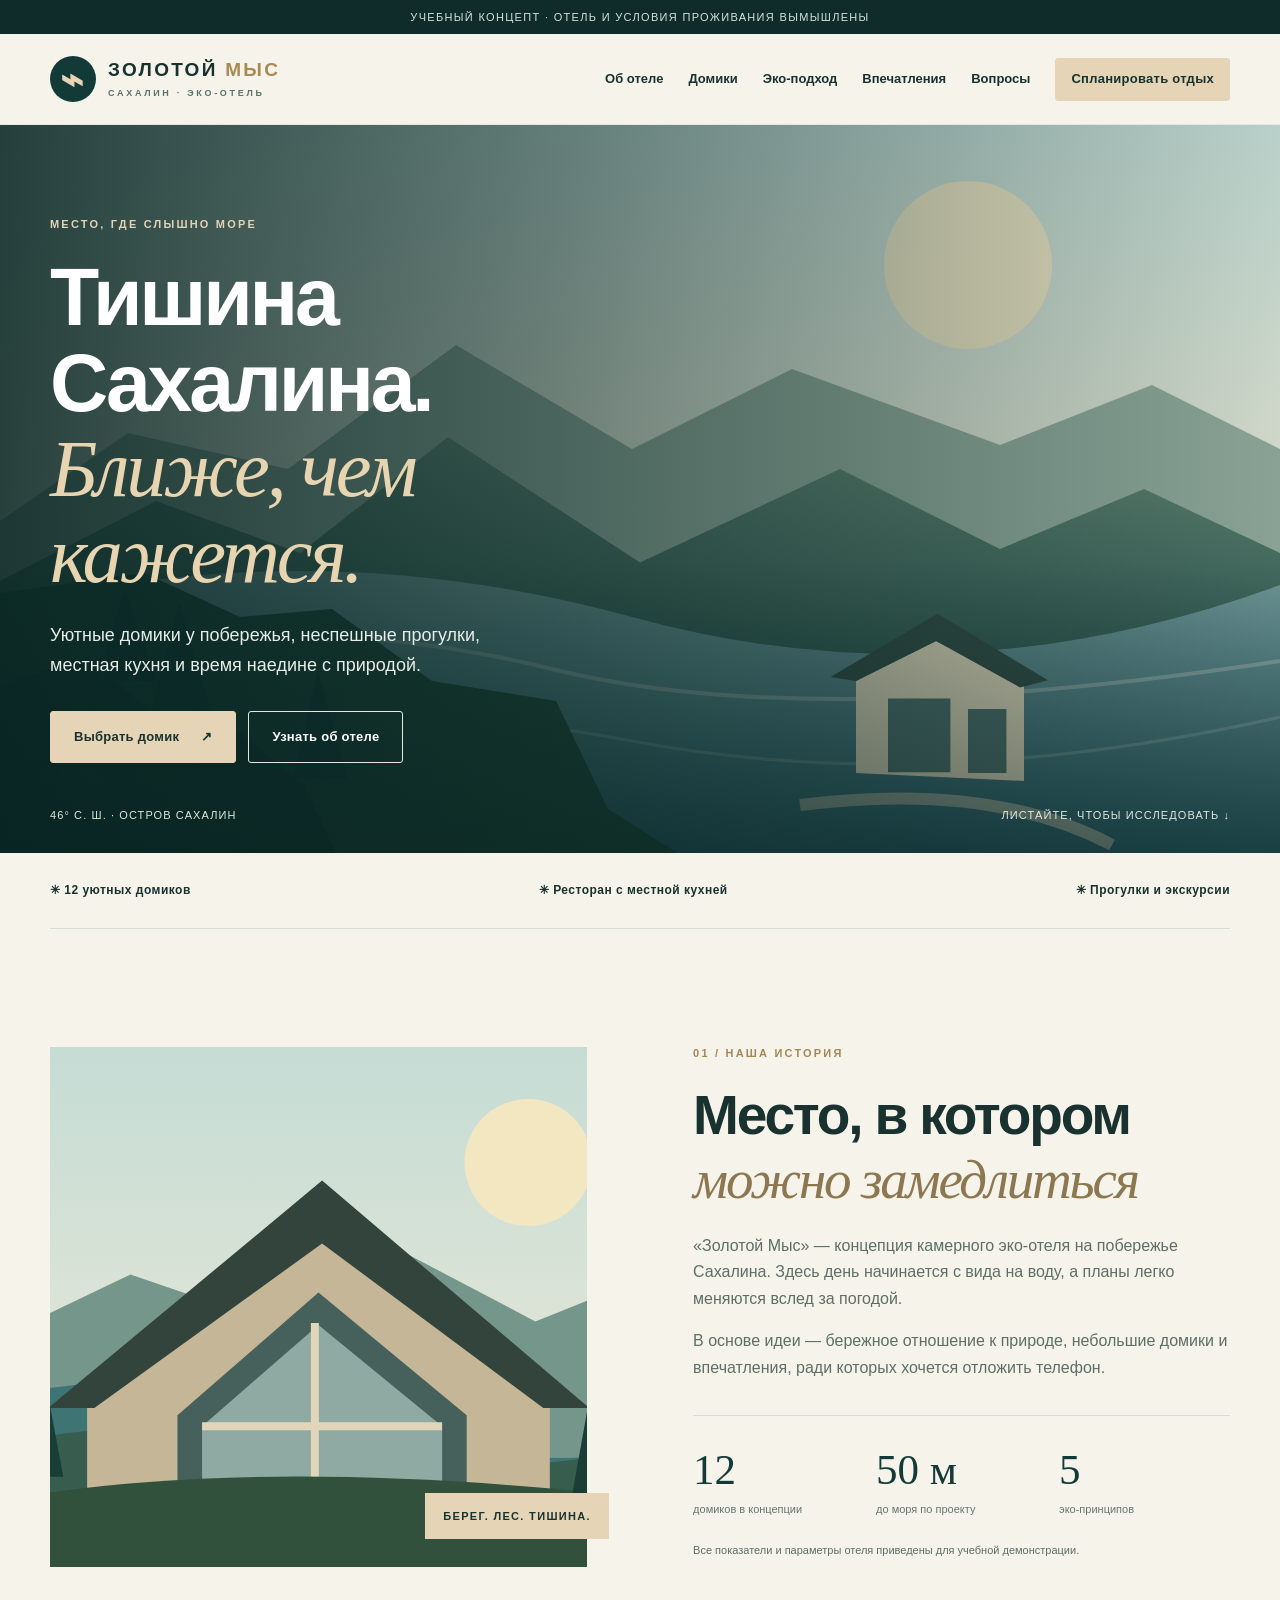
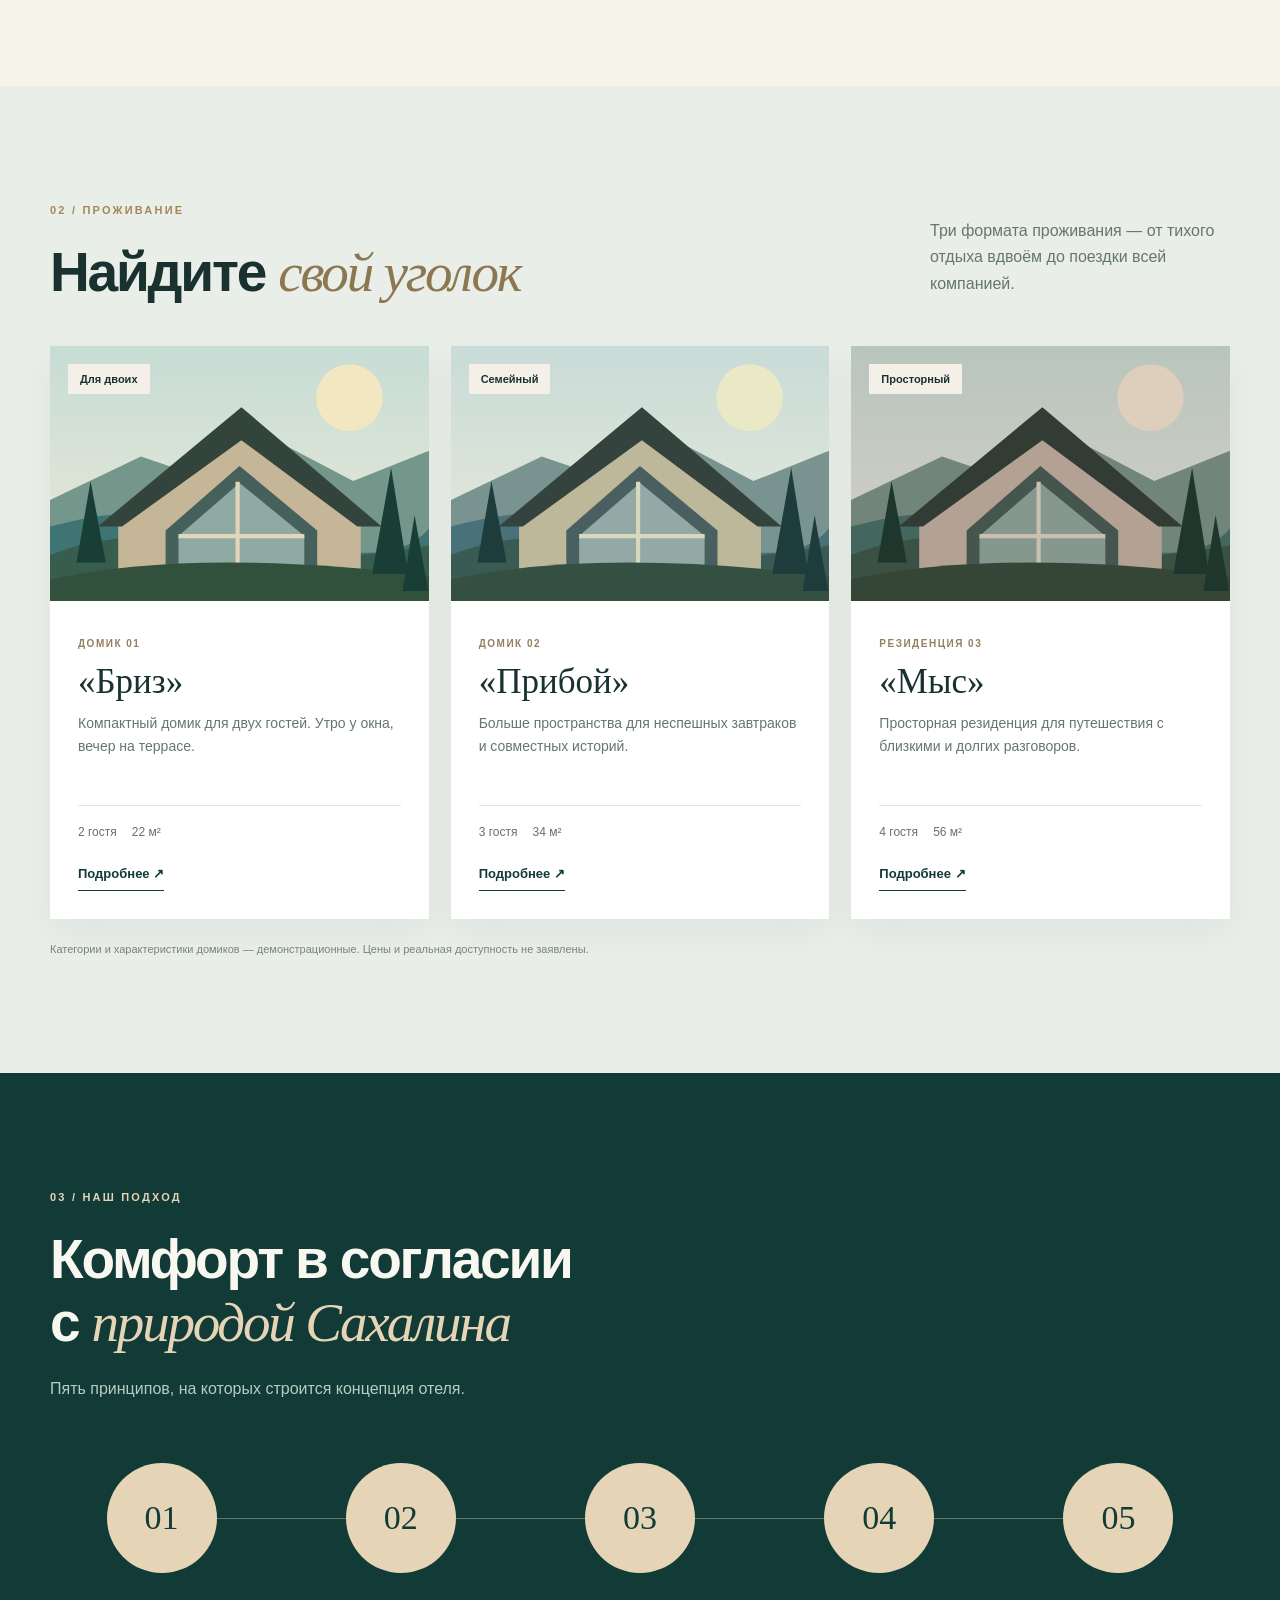
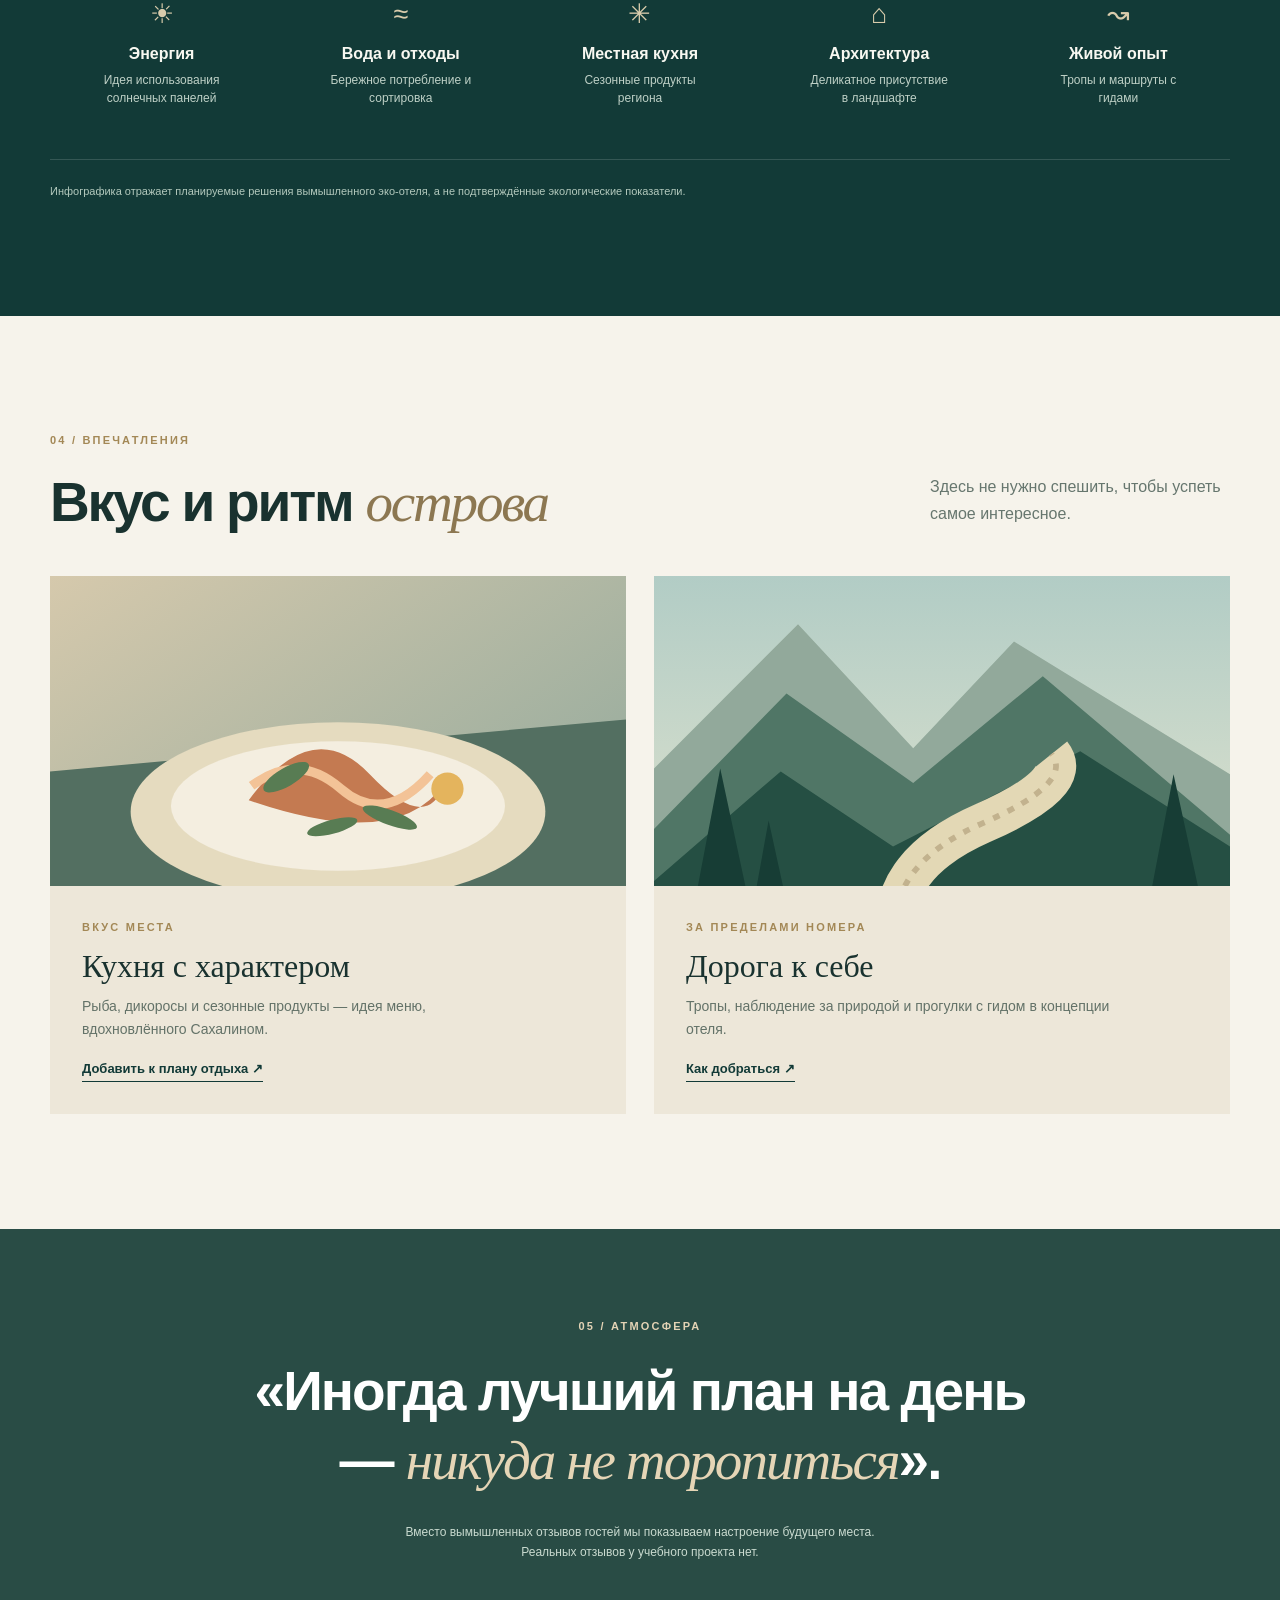
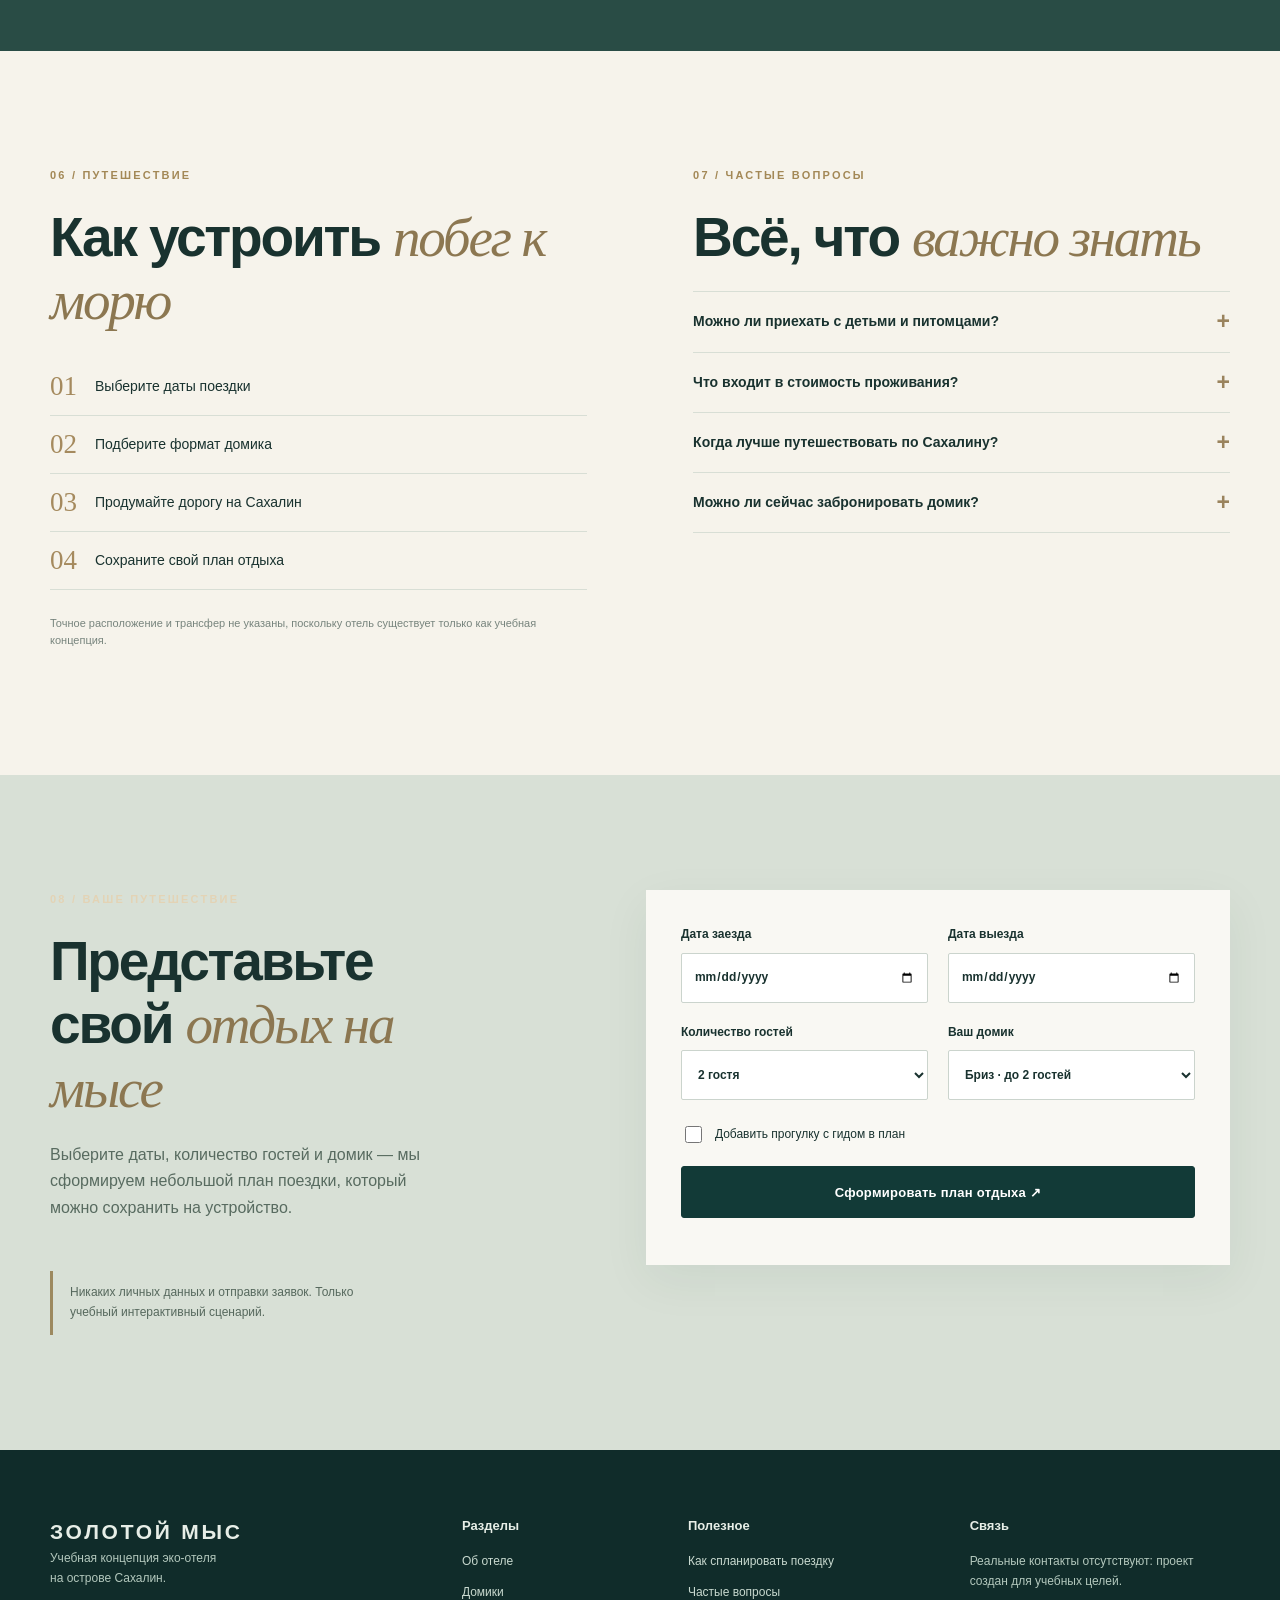
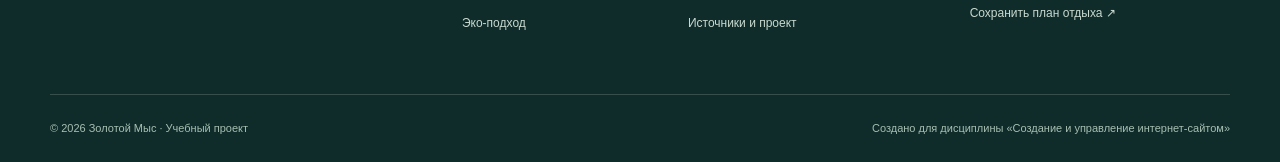
<file: index.html>
<!doctype html><html lang="ru"><head><meta charset="UTF-8"><meta name="viewport" content="width=device-width,initial-scale=1"><meta name="description" content="Золотой Мыс — учебный проект эко-отеля на Сахалине. Домики у моря, маршруты, местная кухня и отдых среди природы."><meta name="theme-color" content="#123a37"><title>Золотой Мыс — эко-отель на Сахалине | Учебный проект</title><link rel="icon" href="assets/favicon.svg" type="image/svg+xml"><link rel="stylesheet" href="styles.css"></head><body><a class="skip" href="#main">Перейти к содержимому</a><div class="study-ribbon">Учебный концепт · отель и условия проживания вымышлены</div><header class="site-header" id="top"><div class="container header-inner"><a class="brand" href="#top" aria-label="Золотой Мыс — наверх"><span class="brand-mark">⌁</span><span>ЗОЛОТОЙ <em>МЫС</em><small>САХАЛИН · ЭКО-ОТЕЛЬ</small></span></a><button class="menu-toggle" type="button" aria-expanded="false" aria-controls="main-nav" aria-label="Открыть меню"><span></span><span></span><span></span></button><nav id="main-nav" class="nav" aria-label="Главная навигация"><a href="#about">Об отеле</a><a href="#rooms">Домики</a><a href="#eco">Эко-подход</a><a href="#experiences">Впечатления</a><a href="#faq">Вопросы</a><a class="button button-small" href="#plan">Спланировать отдых</a></nav></div></header><main id="main"><section class="hero" aria-labelledby="hero-heading"><img class="hero-picture" src="assets/landscape.svg" alt="Иллюстрация: сахалинские горы, море и домик на берегу"><div class="hero-shade"></div><div class="container hero-inner"><div class="hero-text"><span class="eyebrow light">МЕСТО, ГДЕ СЛЫШНО МОРЕ</span><h1 id="hero-heading">Тишина Сахалина.<br><i>Ближе, чем кажется.</i></h1><p>Уютные домики у побережья, неспешные прогулки, местная кухня и время наедине с природой.</p><div class="hero-actions"><a class="button" href="#rooms">Выбрать домик <span aria-hidden="true">↗</span></a><a class="button button-outline" href="#about">Узнать об отеле</a></div></div><div class="hero-bottom"><span>46° с. ш. · Остров Сахалин</span><span>Листайте, чтобы исследовать <span aria-hidden="true">↓</span></span></div></div></section><div class="features container" aria-label="Особенности проекта"><span>✳ 12 уютных домиков</span><span>✳ Ресторан с местной кухней</span><span>✳ Прогулки и экскурсии</span></div><section class="section about" id="about"><div class="container two-col"><div class="image-frame"><img src="assets/cabin.svg" alt="Иллюстрация деревянного домика среди леса у моря" loading="lazy"><span class="image-stamp">БЕРЕГ. ЛЕС. ТИШИНА.</span></div><div class="about-copy"><span class="eyebrow">01 / НАША ИСТОРИЯ</span><h2>Место, в котором <i>можно замедлиться</i></h2><p>«Золотой Мыс» — концепция камерного эко-отеля на побережье Сахалина. Здесь день начинается с вида на воду, а планы легко меняются вслед за погодой.</p><p>В основе идеи — бережное отношение к природе, небольшие домики и впечатления, ради которых хочется отложить телефон.</p><div class="stats"><div><strong>12</strong><span>домиков в концепции</span></div><div><strong>50 м</strong><span>до моря по проекту</span></div><div><strong>5</strong><span>эко-принципов</span></div></div><p class="fine">Все показатели и параметры отеля приведены для учебной демонстрации.</p></div></div></section><section class="section rooms-section" id="rooms"><div class="container"><div class="section-head"><div><span class="eyebrow">02 / ПРОЖИВАНИЕ</span><h2>Найдите <i>свой уголок</i></h2></div><p>Три формата проживания — от тихого отдыха вдвоём до поездки всей компанией.</p></div><div class="rooms-grid"><article class="room-card" data-room="Бриз"><div class="room-image tint-one"><img src="assets/cabin.svg" alt="Иллюстрация домика «Бриз»" loading="lazy"><span class="room-tag">Для двоих</span></div><div class="room-content"><span class="room-index">ДОМИК 01</span><h3>«Бриз»</h3><p>Компактный домик для двух гостей. Утро у окна, вечер на террасе.</p><div class="room-meta"><span>2 гостя</span><span>22 м²</span></div><button class="text-link room-details" type="button" data-room="Бриз">Подробнее <span aria-hidden="true">↗</span></button></div></article><article class="room-card" data-room="Прибой"><div class="room-image tint-two"><img src="assets/cabin.svg" alt="Иллюстрация домика «Прибой»" loading="lazy"><span class="room-tag">Семейный</span></div><div class="room-content"><span class="room-index">ДОМИК 02</span><h3>«Прибой»</h3><p>Больше пространства для неспешных завтраков и совместных историй.</p><div class="room-meta"><span>3 гостя</span><span>34 м²</span></div><button class="text-link room-details" type="button" data-room="Прибой">Подробнее <span aria-hidden="true">↗</span></button></div></article><article class="room-card" data-room="Мыс"><div class="room-image tint-three"><img src="assets/cabin.svg" alt="Иллюстрация резиденции «Мыс»" loading="lazy"><span class="room-tag">Просторный</span></div><div class="room-content"><span class="room-index">РЕЗИДЕНЦИЯ 03</span><h3>«Мыс»</h3><p>Просторная резиденция для путешествия с близкими и долгих разговоров.</p><div class="room-meta"><span>4 гостя</span><span>56 м²</span></div><button class="text-link room-details" type="button" data-room="Мыс">Подробнее <span aria-hidden="true">↗</span></button></div></article></div><p class="fine room-note">Категории и характеристики домиков — демонстрационные. Цены и реальная доступность не заявлены.</p></div></section><section class="section eco-section" id="eco"><div class="container"><span class="eyebrow light">03 / НАШ ПОДХОД</span><h2>Комфорт в согласии<br>с <i>природой Сахалина</i></h2><p class="eco-intro">Пять принципов, на которых строится концепция отеля.</p><div class="eco-flow" role="list" aria-label="Инфографика: пять принципов экоподхода"><div class="eco-item" role="listitem"><span class="eco-number">01</span><div class="eco-symbol" aria-hidden="true">☀</div><h3>Энергия</h3><p>Идея использования солнечных панелей</p></div><div class="eco-item" role="listitem"><span class="eco-number">02</span><div class="eco-symbol" aria-hidden="true">≈</div><h3>Вода и отходы</h3><p>Бережное потребление и сортировка</p></div><div class="eco-item" role="listitem"><span class="eco-number">03</span><div class="eco-symbol" aria-hidden="true">✳</div><h3>Местная кухня</h3><p>Сезонные продукты региона</p></div><div class="eco-item" role="listitem"><span class="eco-number">04</span><div class="eco-symbol" aria-hidden="true">⌂</div><h3>Архитектура</h3><p>Деликатное присутствие в ландшафте</p></div><div class="eco-item" role="listitem"><span class="eco-number">05</span><div class="eco-symbol" aria-hidden="true">↝</div><h3>Живой опыт</h3><p>Тропы и маршруты с гидами</p></div></div><p class="eco-caption">Инфографика отражает планируемые решения вымышленного эко-отеля, а не подтверждённые экологические показатели.</p></div></section><section class="section" id="experiences"><div class="container"><div class="section-head"><div><span class="eyebrow">04 / ВПЕЧАТЛЕНИЯ</span><h2>Вкус и ритм <i>острова</i></h2></div><p>Здесь не нужно спешить, чтобы успеть самое интересное.</p></div><div class="experience-grid"><article class="experience-card"><img src="assets/food.svg" alt="Иллюстрация блюда из рыбы и зелени" loading="lazy"><div class="experience-copy"><span class="eyebrow">ВКУС МЕСТА</span><h3>Кухня с характером</h3><p>Рыба, дикоросы и сезонные продукты — идея меню, вдохновлённого Сахалином.</p><a class="text-link" href="#plan">Добавить к плану отдыха ↗</a></div></article><article class="experience-card"><img src="assets/trail.svg" alt="Иллюстрация пешей тропы среди сахалинских сопок" loading="lazy"><div class="experience-copy"><span class="eyebrow">ЗА ПРЕДЕЛАМИ НОМЕРА</span><h3>Дорога к себе</h3><p>Тропы, наблюдение за природой и прогулки с гидом в концепции отеля.</p><a class="text-link" href="#route">Как добраться ↗</a></div></article></div></div></section><section class="section quote-section"><div class="container quote-layout"><span class="eyebrow light">05 / АТМОСФЕРА</span><blockquote>«Иногда лучший план на день — <i>никуда не торопиться</i>».</blockquote><p>Вместо вымышленных отзывов гостей мы показываем настроение будущего места. Реальных отзывов у учебного проекта нет.</p></div></section><section class="section practical" id="route"><div class="container practical-grid"><div><span class="eyebrow">06 / ПУТЕШЕСТВИЕ</span><h2>Как устроить <i>побег к морю</i></h2><div class="steps"><div><b>01</b><span>Выберите даты поездки</span></div><div><b>02</b><span>Подберите формат домика</span></div><div><b>03</b><span>Продумайте дорогу на Сахалин</span></div><div><b>04</b><span>Сохраните свой план отдыха</span></div></div><p class="fine">Точное расположение и трансфер не указаны, поскольку отель существует только как учебная концепция.</p></div><div id="faq"><span class="eyebrow">07 / ЧАСТЫЕ ВОПРОСЫ</span><h2>Всё, что <i>важно знать</i></h2><div class="faq-list"><details><summary>Можно ли приехать с детьми и питомцами?</summary><p>В проекте предусмотрены семейные домики. Правила размещения с животными пока не определены.</p></details><details><summary>Что входит в стоимость проживания?</summary><p>Тарифы и список включённых услуг ещё не утверждены. Сайт не предлагает реальные продажи.</p></details><details><summary>Когда лучше путешествовать по Сахалину?</summary><p>Выбор сезона зависит от желаемых впечатлений и погоды. Перед настоящей поездкой стоит проверить прогноз и доступность маршрутов.</p></details><details><summary>Можно ли сейчас забронировать домик?</summary><p>Нет. Это демонстрационный сайт для университета. Можно подобрать вариант проживания и скачать план поездки, но бронирования не принимаются.</p></details></div></div></div></section><section class="section plan-section" id="plan"><div class="container plan-grid"><div class="plan-lead"><span class="eyebrow light">08 / ВАШЕ ПУТЕШЕСТВИЕ</span><h2>Представьте свой <i>отдых на мысе</i></h2><p>Выберите даты, количество гостей и домик — мы сформируем небольшой план поездки, который можно сохранить на устройство.</p><div class="plan-rule">Никаких личных данных и отправки заявок. Только учебный интерактивный сценарий.</div></div><form id="trip-form" class="trip-form"><div class="form-grid"><label>Дата заезда<input id="checkin" type="date" required></label><label>Дата выезда<input id="checkout" type="date" required></label><label>Количество гостей<select id="guests" required><option value="1">1 гость</option><option value="2" selected>2 гостя</option><option value="3">3 гостя</option><option value="4">4 гостя</option></select></label><label>Ваш домик<select id="cabin" required><option value="Бриз">Бриз · до 2 гостей</option><option value="Прибой">Прибой · до 3 гостей</option><option value="Мыс">Мыс · до 4 гостей</option></select></label></div><label class="check-row"><input id="excursion" type="checkbox"><span>Добавить прогулку с гидом в план</span></label><button class="button submit-button" type="submit">Сформировать план отдыха ↗</button><p class="form-feedback" id="form-feedback" role="status" aria-live="polite"></p><div class="trip-result" id="trip-result" hidden><h3>Ваш план готов</h3><p id="trip-summary"></p><button class="button button-dark" id="download-plan" type="button">Скачать план .txt ↓</button></div></form></div></section></main><footer class="footer"><div class="container footer-main"><div><a class="footer-brand" href="#top">ЗОЛОТОЙ МЫС</a><p>Учебная концепция эко-отеля<br>на острове Сахалин.</p></div><div><strong>Разделы</strong><a href="#about">Об отеле</a><a href="#rooms">Домики</a><a href="#eco">Эко-подход</a></div><div><strong>Полезное</strong><a href="#route">Как спланировать поездку</a><a href="#faq">Частые вопросы</a><a href="sources.html">Источники и проект</a></div><div><strong>Связь</strong><p>Реальные контакты отсутствуют: проект создан для учебных целей.</p><a href="#plan">Сохранить план отдыха ↗</a></div></div><div class="container footer-bottom"><span>© 2026 Золотой Мыс · Учебный проект</span><span>Создано для дисциплины «Создание и управление интернет-сайтом»</span></div></footer><dialog id="room-dialog" class="room-dialog" aria-labelledby="dialog-title"><button class="dialog-close" type="button" aria-label="Закрыть окно">×</button><span class="eyebrow">ПОДРОБНЕЕ О ПРОЖИВАНИИ</span><h2 id="dialog-title"></h2><p id="dialog-description"></p><p class="dialog-fine">Описание и параметры демонстрационные.</p><button class="button dialog-select" type="button">Выбрать этот домик ↗</button></dialog><script src="script.js" defer></script></body></html>
</file>
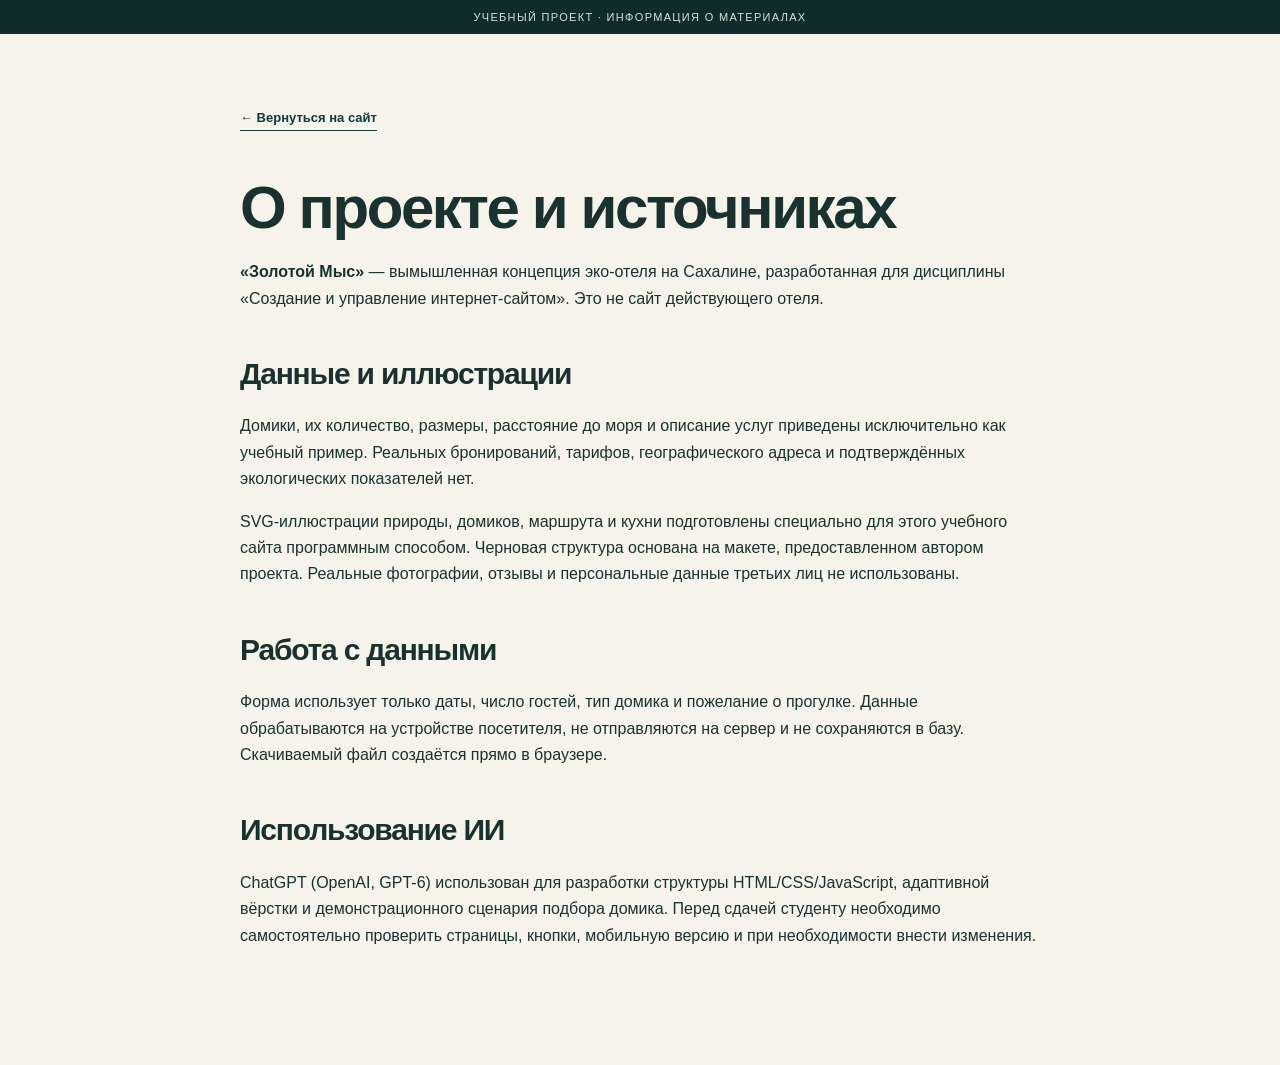
<file: sources.html>
<!doctype html><html lang="ru"><head><meta charset="utf-8"><meta name="viewport" content="width=device-width,initial-scale=1"><title>О проекте и источниках — Золотой Мыс</title><link rel="stylesheet" href="styles.css"><link rel="icon" href="assets/favicon.svg" type="image/svg+xml"></head><body><div class="study-ribbon">Учебный проект · информация о материалах</div><main class="container" style="max-width:800px;padding:70px 0 100px"><a href="index.html" class="text-link">← Вернуться на сайт</a><h1 style="font-size:clamp(35px,5vw,60px);margin:45px 0 20px">О проекте и источниках</h1><p><strong>«Золотой Мыс»</strong> — вымышленная концепция эко-отеля на Сахалине, разработанная для дисциплины «Создание и управление интернет-сайтом». Это не сайт действующего отеля.</p><h2 style="font-size:30px;margin-top:45px">Данные и иллюстрации</h2><p>Домики, их количество, размеры, расстояние до моря и описание услуг приведены исключительно как учебный пример. Реальных бронирований, тарифов, географического адреса и подтверждённых экологических показателей нет.</p><p>SVG-иллюстрации природы, домиков, маршрута и кухни подготовлены специально для этого учебного сайта программным способом. Черновая структура основана на макете, предоставленном автором проекта. Реальные фотографии, отзывы и персональные данные третьих лиц не использованы.</p><h2 style="font-size:30px;margin-top:45px">Работа с данными</h2><p>Форма использует только даты, число гостей, тип домика и пожелание о прогулке. Данные обрабатываются на устройстве посетителя, не отправляются на сервер и не сохраняются в базу. Скачиваемый файл создаётся прямо в браузере.</p><h2 style="font-size:30px;margin-top:45px">Использование ИИ</h2><p>ChatGPT (OpenAI, GPT-6) использован для разработки структуры HTML/CSS/JavaScript, адаптивной вёрстки и демонстрационного сценария подбора домика. Перед сдачей студенту необходимо самостоятельно проверить страницы, кнопки, мобильную версию и при необходимости внести изменения.</p></main></body></html>
</file>
<file: styles.css>
:root{--pine:#123a37;--dark:#102a28;--cream:#f6f3eb;--sand:#e5d5b6;--ink:#19322f;--muted:#66766e;--line:#d8ded5;--serif:Georgia,'Times New Roman',serif;--sans:Arial,Helvetica,sans-serif}*{box-sizing:border-box}html{scroll-behavior:smooth;scroll-padding-top:90px}body{margin:0;background:var(--cream);font:16px/1.65 var(--sans);color:var(--ink)}img{max-width:100%;display:block}a{color:inherit;text-decoration:none}button,input,select{font:inherit}button{cursor:pointer}button:focus-visible,a:focus-visible,input:focus-visible,select:focus-visible,summary:focus-visible{outline:3px solid #cc9b55;outline-offset:4px}.container{width:min(1180px,calc(100% - 56px));margin:auto}.skip{position:absolute;top:-90px;left:16px;z-index:30;padding:10px 18px;background:white}.skip:focus{top:10px}.study-ribbon{background:#102c2a;color:#d5e1db;text-align:center;font-size:11px;letter-spacing:.12em;text-transform:uppercase;padding:8px 12px}.site-header{position:relative;z-index:10;background:var(--cream);border-bottom:1px solid #e5e6df}.header-inner{display:flex;align-items:center;justify-content:space-between;min-height:90px;gap:30px}.brand{display:flex;align-items:center;gap:12px;font-weight:800;letter-spacing:.12em;font-size:19px;line-height:1.2;white-space:nowrap}.brand em{font-style:normal;color:#a78a54}.brand small{display:block;font-size:9px;font-weight:600;letter-spacing:.3em;color:#58736a;margin-top:6px}.brand-mark{display:grid;place-items:center;width:46px;height:46px;background:var(--pine);border-radius:50%;font-family:var(--serif);font-size:39px;color:var(--sand);line-height:1}.nav{display:flex;align-items:center;gap:25px;font-size:13px;font-weight:600}.nav>a:not(.button):hover,.text-link:hover{color:#ae8c55}.button{display:inline-flex;justify-content:center;align-items:center;gap:22px;min-height:52px;border:1px solid var(--sand);padding:13px 23px;background:var(--sand);color:#18332f;font-size:13px;font-weight:700;letter-spacing:.02em;border-radius:3px;transition:background .2s,transform .2s}.button:hover{background:#f0e3cb;transform:translateY(-2px)}.button-small{min-height:43px;padding:9px 15px}.button-outline{background:transparent;border-color:#e7e7df;color:#fff}.button-outline:hover{background:#ffffff25;color:#fff}.button-dark{background:var(--pine);color:white;border-color:var(--pine)}.button-dark:hover{background:#28534b}.menu-toggle{display:none}.hero{position:relative;min-height:650px;overflow:hidden;background:#315e58;color:#fff}.hero-picture,.hero-shade{position:absolute;inset:0;width:100%;height:100%;object-fit:cover}.hero-shade{background:linear-gradient(90deg,rgba(8,36,34,.85) 0%,rgba(8,36,34,.52) 43%,rgba(8,36,34,.06) 100%),linear-gradient(0deg,rgba(7,29,26,.45),transparent 40%)}.hero-inner{position:relative;min-height:650px;display:flex;flex-direction:column;justify-content:center}.hero-text{max-width:680px;padding:90px 0}.eyebrow{display:block;font-size:11px;font-weight:800;letter-spacing:.2em;color:#a38856;text-transform:uppercase;margin-bottom:22px}.eyebrow.light{color:#e3d3b5}h1,h2,h3,p{margin-top:0}h1,h2{letter-spacing:-.04em}h1{font-size:clamp(48px,6.3vw,87px);line-height:1.06;margin-bottom:24px;font-weight:650}h1 i,h2 i,blockquote i{font-family:var(--serif);font-weight:400}h1 i{color:#e7d4b0}h2{font-size:clamp(36px,4.3vw,58px);line-height:1.15;margin-bottom:22px;font-weight:600}h2 i{color:#8c7751}h3{line-height:1.2}.hero-text p{font-size:18px;max-width:480px;color:#e7ede7;margin-bottom:30px}.hero-actions{display:flex;flex-wrap:wrap;gap:12px}.hero-bottom{display:flex;justify-content:space-between;gap:20px;position:absolute;bottom:28px;left:0;right:0;font-size:11px;letter-spacing:.1em;text-transform:uppercase;color:#dfe7dd}.features{display:flex;align-items:center;justify-content:space-between;gap:20px;padding-top:28px;padding-bottom:28px;border-bottom:1px solid var(--line);font-size:12px;font-weight:700;letter-spacing:.04em}.section{padding:115px 0}.two-col{display:grid;grid-template-columns:1fr 1fr;align-items:center;gap:9%}.image-frame{position:relative}.image-frame img{width:100%;height:520px;object-fit:cover}.image-stamp{position:absolute;right:-22px;bottom:28px;background:var(--sand);padding:14px 18px;font-size:11px;font-weight:800;letter-spacing:.12em}.about-copy>p{color:#5d6f66;max-width:550px}.stats{display:grid;grid-template-columns:repeat(3,1fr);gap:12px;border-top:1px solid var(--line);padding-top:30px;margin-top:34px}.stats strong{display:block;font:43px/1.1 var(--serif);color:var(--pine)}.stats span{display:block;font-size:11px;color:var(--muted);margin-top:7px}.fine{font-size:11px;color:#77847d;line-height:1.55}.about-copy .fine{margin-top:24px}.rooms-section{background:#e9eee9}.section-head{display:flex;justify-content:space-between;align-items:end;gap:25px;margin-bottom:42px}.section-head h2{margin-bottom:0}.section-head>p{max-width:300px;color:var(--muted);margin-bottom:7px}.rooms-grid{display:grid;grid-template-columns:repeat(3,minmax(0,1fr));gap:22px}.room-card{background:#fff;box-shadow:0 13px 35px #16322b0c}.room-image{position:relative;overflow:hidden}.room-image img{width:100%;height:255px;object-fit:cover;transition:transform .4s}.room-card:hover .room-image img{transform:scale(1.035)}.tint-two img{filter:hue-rotate(12deg) saturate(.84)}.tint-three img{filter:hue-rotate(-16deg) saturate(.7) brightness(.9)}.room-tag{position:absolute;top:18px;left:18px;background:#f4f0e7;color:var(--ink);padding:6px 12px;font-size:11px;font-weight:700}.room-content{padding:28px}.room-index{font-size:10px;color:#957f5d;letter-spacing:.15em;font-weight:800}.room-content h3{font:35px var(--serif);margin:7px 0 10px}.room-content>p{color:#66766e;min-height:79px;font-size:14px}.room-meta{display:flex;gap:15px;border-top:1px solid #e0e6e0;padding:17px 0;color:#64736a;font-size:12px}.text-link{border:0;background:none;padding:0 0 5px;color:var(--pine);font-weight:800;font-size:13px;border-bottom:1px solid var(--pine);text-align:left}.room-note{margin:22px 0 0}.eco-section{background:var(--pine);color:#f8f8f1;overflow:hidden}.eco-section h2{max-width:800px}.eco-section h2 i{color:var(--sand)}.eco-intro{color:#b6cdc3}.eco-flow{display:grid;grid-template-columns:repeat(5,minmax(0,1fr));gap:16px;margin-top:60px;position:relative}.eco-flow:before{content:"";position:absolute;top:55px;left:9%;right:9%;height:1px;background:#a8c1ac7a}.eco-item{text-align:center;position:relative}.eco-number{display:grid;place-items:center;margin:0 auto 19px;width:110px;height:110px;border-radius:50%;background:var(--sand);color:var(--pine);font:34px var(--serif);position:relative;z-index:1}.eco-symbol{font-size:27px;color:#d9ccac;margin-bottom:8px}.eco-item h3{font-size:16px;margin:0 0 8px}.eco-item p{font-size:12px;max-width:145px;margin:0 auto;color:#bed0c6;line-height:1.5}.eco-caption{font-size:11px;color:#b3c9bd;border-top:1px solid #ffffff25;padding-top:22px;margin:52px 0 0}.experience-grid{display:grid;grid-template-columns:repeat(2,minmax(0,1fr));gap:28px}.experience-card{background:#ede7d9}.experience-card img{height:310px;width:100%;object-fit:cover}.experience-copy{padding:32px}.experience-copy .eyebrow{margin-bottom:12px}.experience-copy h3{font:32px var(--serif);margin-bottom:10px}.experience-copy p{max-width:450px;color:#637268;font-size:14px}.quote-section{background:#294c45;color:white;text-align:center;padding:88px 0}.quote-layout{max-width:810px}.quote-layout blockquote{font-size:clamp(30px,4.5vw,55px);font-weight:600;letter-spacing:-.035em;line-height:1.25;margin:0 0 28px}.quote-layout blockquote i{color:var(--sand)}.quote-layout p{font-size:12px;max-width:490px;margin:auto;color:#cadbd0}.practical-grid{display:grid;grid-template-columns:1fr 1fr;gap:9%}.steps{margin:25px 0}.steps>div{display:flex;align-items:center;gap:18px;padding:13px 0;border-bottom:1px solid var(--line);font-size:14px}.steps b{font:27px var(--serif);color:#a58a5e}.faq-list{border-top:1px solid var(--line)}.faq-list details{border-bottom:1px solid var(--line);padding:18px 0}.faq-list summary{list-style:none;cursor:pointer;font-size:14px;font-weight:700;display:flex;align-items:center;justify-content:space-between;gap:16px}.faq-list summary::-webkit-details-marker{display:none}.faq-list summary:after{content:'+';font-size:23px;color:#9a835d;line-height:1}.faq-list details[open] summary:after{content:'−'}.faq-list p{font-size:13px;line-height:1.7;color:var(--muted);padding-right:25px;margin:14px 0 0}.plan-section{background:#d8e0d6}.plan-grid{display:grid;grid-template-columns:.9fr 1.1fr;gap:10%;align-items:start}.plan-lead h2{max-width:430px}.plan-lead>p{color:#586b60;max-width:380px}.plan-rule{font-size:12px;max-width:340px;border-left:3px solid #9c895f;padding:12px 17px;margin-top:50px;color:#56685d}.trip-form{padding:35px;background:#f9f8f3;box-shadow:0 15px 45px #143d3610}.form-grid{display:grid;grid-template-columns:1fr 1fr;gap:20px}.trip-form label{display:flex;flex-direction:column;gap:8px;font-size:12px;font-weight:700}.trip-form input:not([type=checkbox]),.trip-form select{width:100%;min-height:50px;border:1px solid #cbd4cd;border-radius:2px;padding:11px 12px;color:var(--ink);background:white;min-width:0}.trip-form .check-row{display:flex;align-items:center;flex-direction:row;gap:10px;margin-top:23px;font-size:12px;font-weight:400}.check-row input{accent-color:var(--pine);width:17px;height:17px}.submit-button{background:var(--pine);color:#fff;border-color:var(--pine);width:100%;margin-top:20px}.submit-button:hover{background:#2e544b}.form-feedback{font-size:12px;margin:12px 0 0;color:#a44535;min-height:0}.trip-result{background:#eaf0e8;padding:20px;margin-top:20px}.trip-result h3{margin-bottom:10px}.trip-result p{font-size:13px;white-space:pre-line}.footer{background:#102c2a;color:#e7eee7;padding-top:65px}.footer-main{display:grid;grid-template-columns:2fr 1fr 1.3fr 1.4fr;gap:40px}.footer-brand{font-size:21px;font-weight:800;letter-spacing:.13em}.footer-main strong{display:block;margin-bottom:16px;font-size:13px}.footer-main a:not(.footer-brand){display:block;margin-bottom:11px;color:#c8d9cf;font-size:12px}.footer-main a:hover{color:var(--sand)}.footer-main p{font-size:12px;color:#b3c8bd}.footer-bottom{border-top:1px solid #ffffff29;display:flex;justify-content:space-between;gap:20px;padding:24px 0;margin-top:50px;font-size:11px;color:#a6bfb2}.room-dialog{width:min(520px,calc(100% - 32px));border:0;padding:42px;background:var(--cream);color:var(--ink);box-shadow:0 20px 90px #0005}.room-dialog::backdrop{background:#0b2728b8}.room-dialog h2{font:45px var(--serif)}.room-dialog p{color:#586b60}.dialog-close{position:absolute;right:18px;top:12px;border:0;background:none;font-size:35px;color:var(--pine)}.dialog-fine{font-size:12px}.dialog-select{margin-top:15px}@media(max-width:950px){.nav{gap:12px}.nav>a{font-size:12px}.brand{font-size:16px}.two-col{gap:5%}.eco-number{width:80px;height:80px;font-size:27px}.eco-flow:before{top:40px}.room-image img{height:210px}.room-content{padding:20px}}@media(max-width:720px){html{scroll-padding-top:68px}.container{width:min(100% - 36px,520px)}.study-ribbon{font-size:9px}.header-inner{min-height:70px}.brand{font-size:16px}.brand-mark{width:38px;height:38px;font-size:31px}.menu-toggle{display:flex;flex-direction:column;justify-content:center;gap:5px;width:42px;height:42px;padding:8px;background:transparent;border:1px solid #bccbc2}.menu-toggle span{height:2px;width:100%;background:var(--pine)}.nav{display:none;position:absolute;left:0;right:0;top:100%;background:var(--cream);border-bottom:1px solid #dbe1d9;box-shadow:0 10px 15px #102a2814;padding:22px 18px 25px;flex-direction:column;align-items:stretch;gap:16px}.nav.open{display:flex}.nav>a:not(.button){font-size:15px}.nav .button{text-align:center}.hero,.hero-inner{min-height:650px}.hero-shade{background:linear-gradient(90deg,#082824d9,#08282450),linear-gradient(0deg,#08282488,transparent)}.hero-picture{object-position:65% center}.hero-text{padding:80px 0 110px}.hero-text p{font-size:16px}.hero-bottom{font-size:9px;bottom:22px}.hero-bottom span:last-child{max-width:125px;text-align:right}.features{flex-wrap:wrap;justify-content:start;padding:24px 0;font-size:11px;gap:12px 20px}.section{padding:72px 0}.two-col,.practical-grid,.plan-grid,.experience-grid{grid-template-columns:1fr;gap:40px}.image-frame img{height:340px}.image-stamp{right:12px;bottom:12px;font-size:9px}.section-head{display:block;margin-bottom:28px}.section-head>p{margin-top:14px}.rooms-grid{grid-template-columns:1fr;gap:20px}.room-image img{height:255px}.room-content>p{min-height:0}.eco-flow{grid-template-columns:1fr;gap:20px;margin-top:40px}.eco-flow:before{top:20px;bottom:20px;left:37px;right:auto;height:auto;width:1px}.eco-item{text-align:left;display:grid;grid-template-columns:74px 1fr;column-gap:18px;align-items:center}.eco-number{grid-row:1/4;width:74px;height:74px;margin:0;font-size:25px}.eco-symbol{display:none}.eco-item h3{font-size:17px;margin:0 0 5px}.eco-item p{max-width:none;margin:0;font-size:12px}.eco-caption{margin-top:32px}.experience-card img{height:240px}.experience-copy{padding:26px}.quote-section{padding:70px 0}.plan-rule{margin-top:24px}.trip-form{padding:23px}.footer-main{grid-template-columns:1fr 1fr;gap:30px}.footer-main>div:first-child,.footer-main>div:last-child{grid-column:span 2}.footer-bottom{flex-direction:column;gap:4px;margin-top:25px}}@media(max-width:400px){h1{font-size:43px}.hero-actions .button{padding:12px 13px;font-size:12px}.stats strong{font-size:32px}.form-grid{grid-template-columns:1fr}.footer-main{grid-template-columns:1fr}.footer-main>div:first-child,.footer-main>div:last-child{grid-column:auto}}@media(prefers-reduced-motion:reduce){html{scroll-behavior:auto}*,*:before,*:after{transition:none!important;animation:none!important}}
</file>
